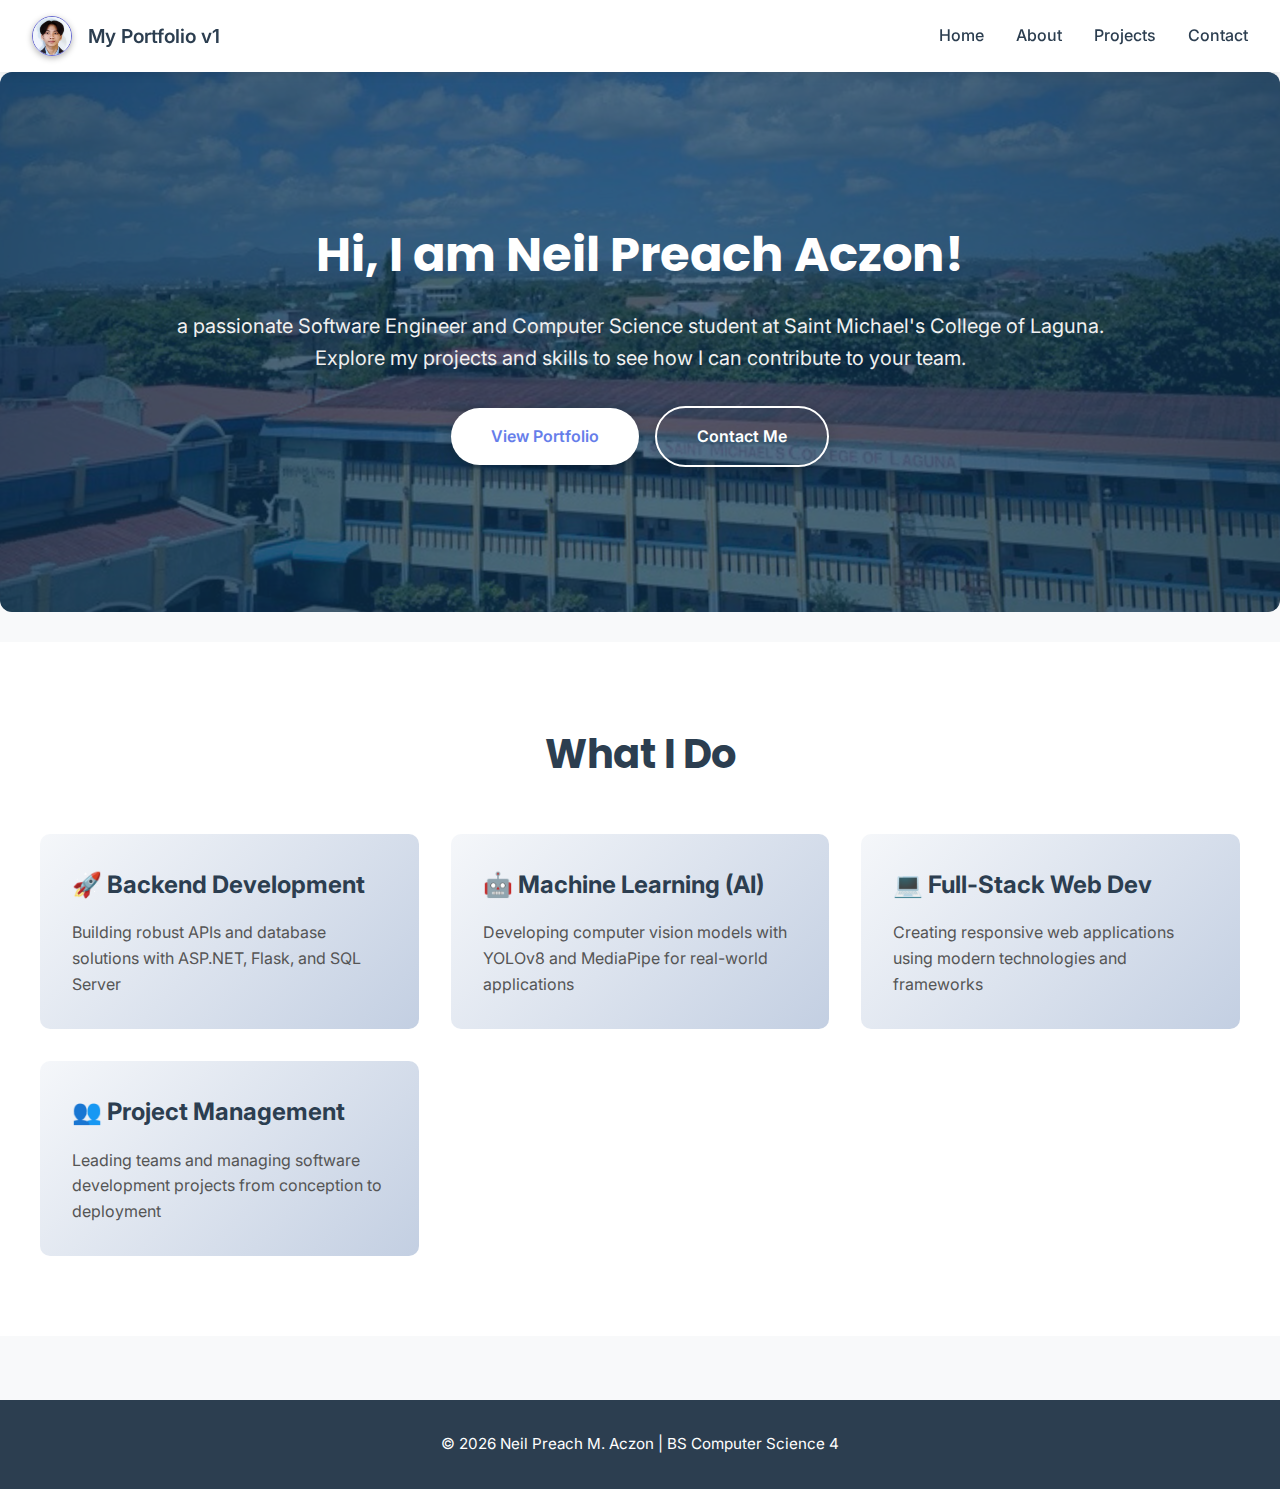
<file: index.html>
<!DOCTYPE html>
<html lang="en">
<head>
    <meta charset="UTF-8">
    <meta name="viewport" content="width=device-width, initial-scale=1.0">
    <title>Neil Preach Aczon - Portfolio</title>
    <link rel="stylesheet" href="static/css/styles.css">
    <link href="https://fonts.googleapis.com/css2?family=Inter:wght@400;500;600;700&family=Poppins:wght@600;700&display=swap" rel="stylesheet">
</head>
<body>
    <!-- Header Navigation -->
    <header>
        <nav class="navbar">
            <div class="navbar-left">
                <img src="static/images/my_logo.jpg" class="logo" alt="Neil Preach Aczon Logo">
                <span class="my-title">My Portfolio v1</span>
            </div>

            <div class="navbar-right">
                <a href="index.html">Home</a>
                <a href="portfolio.html">About</a>
                <a href="projects.html">Projects</a>
                <a href="contact.html">Contact</a>
            </div>
        </nav>
    </header>

    <!-- Main Content -->
    <main>
        <!-- Hero Section -->
        <section class="hero-banner">
            <img src="static/images/banner.png" alt="banner image" class="banner-image">
            <div class="banner-text-overlay">
                <div class="hero-content">
                    <h1 class="hero-title">Hi, I am Neil Preach Aczon!</h1>
                    <p class="hero-subtitle"> 
                        a passionate Software Engineer and Computer Science student at Saint Michael's College of Laguna.
                        <br>
                        Explore my projects and skills to see how I can contribute to your team.
                    </p>
                    <div class="hero-buttons">
                        <a href="portfolio.html" class="hero-button">View Portfolio</a>
                        <a href="contact.html" class="hero-button secondary">Contact Me</a>
                    </div>
                </div>
            </div>
        </section>

        <!-- Quick Highlights Section -->
        <section class="highlights">
            <div class="container">
                <h2>What I Do</h2>
                <div class="highlights-grid">
                    <div class="highlight-card">
                        <h3>🚀 Backend Development</h3>
                        <p>Building robust APIs and database solutions with ASP.NET, Flask, and SQL Server</p>
                    </div>
                    <div class="highlight-card">
                        <h3>🤖 Machine Learning (AI)</h3>
                        <p>Developing computer vision models with YOLOv8 and MediaPipe for real-world applications</p>
                    </div>
                    <div class="highlight-card">
                        <h3>💻 Full-Stack Web Dev</h3>
                        <p>Creating responsive web applications using modern technologies and frameworks</p>
                    </div>
                    <div class="highlight-card">
                        <h3>👥 Project Management</h3>
                        <p>Leading teams and managing software development projects from conception to deployment</p>
                    </div>
                </div>
            </div>
        </section>
    </main>

    <!-- Footer -->
    <footer>
        <p>&copy; 2026 Neil Preach M. Aczon | BS Computer Science 4</p>
    </footer>
</body>
</html>
</file>
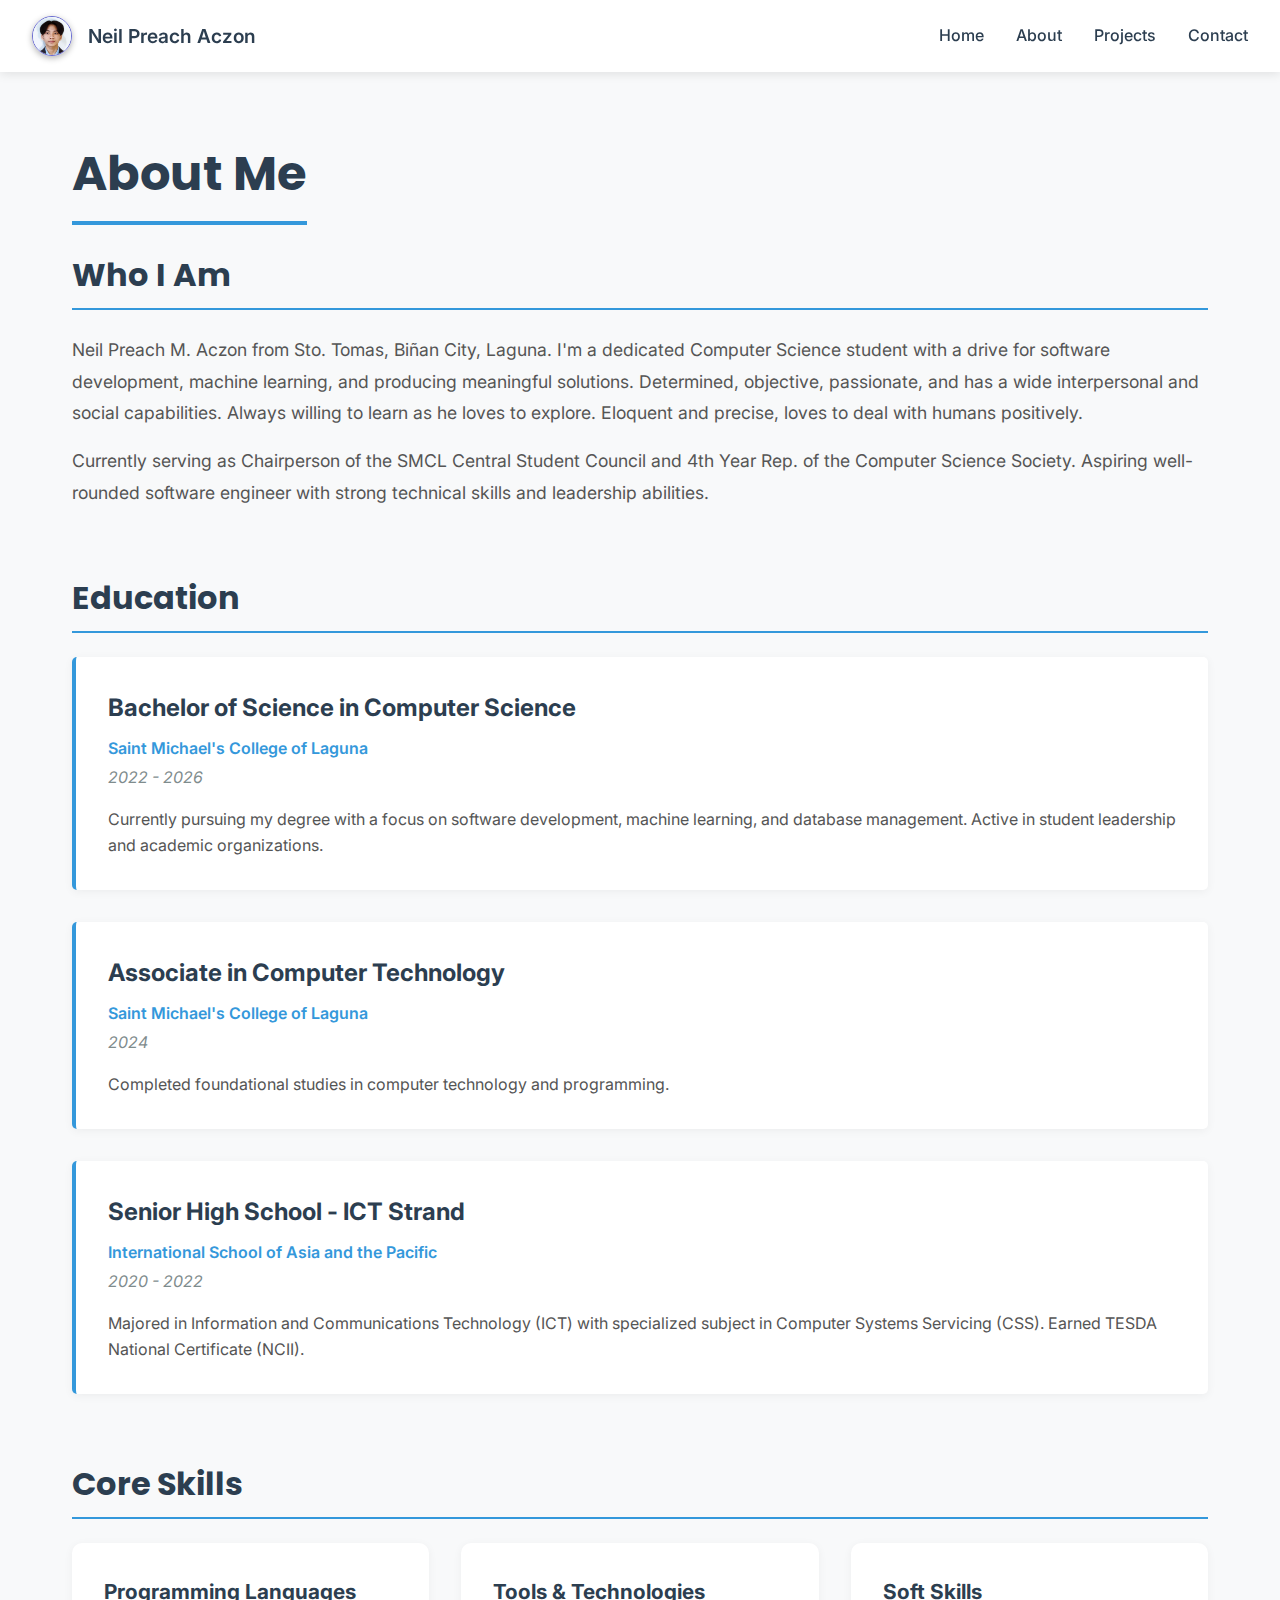
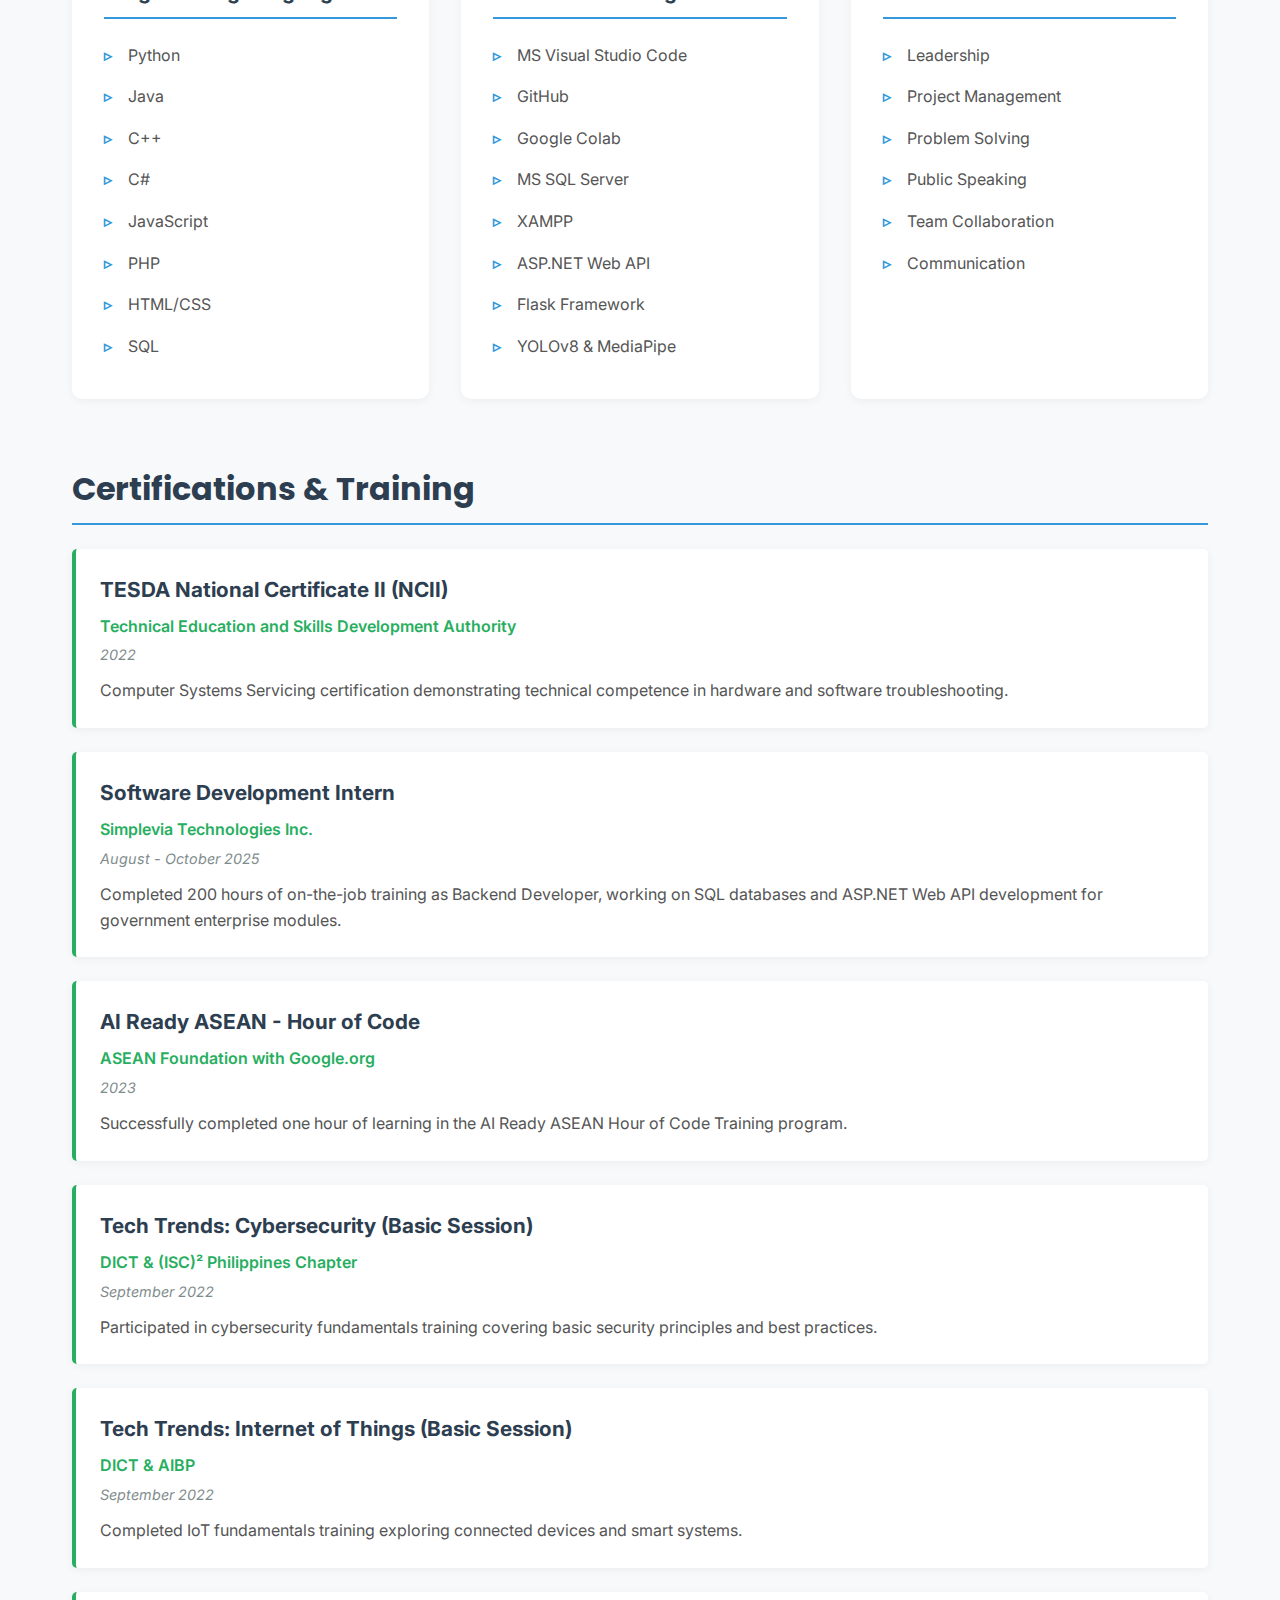
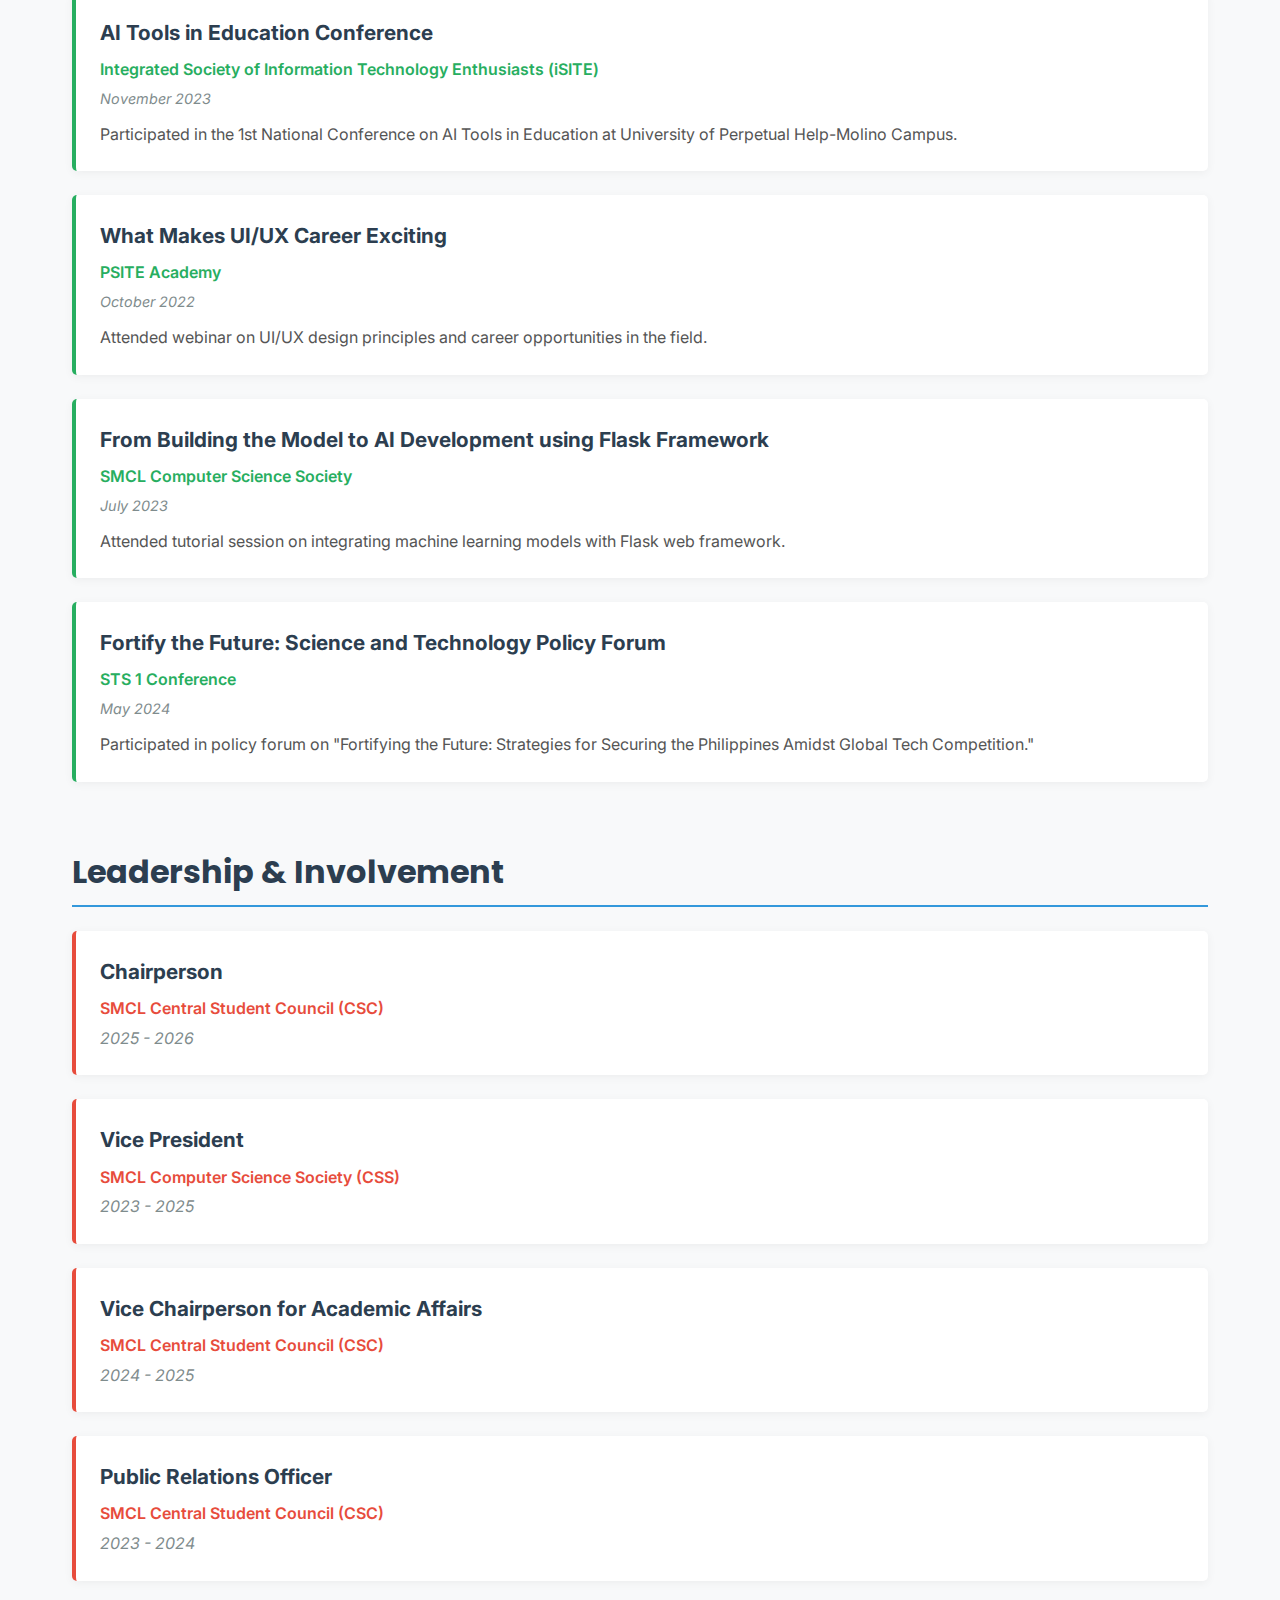
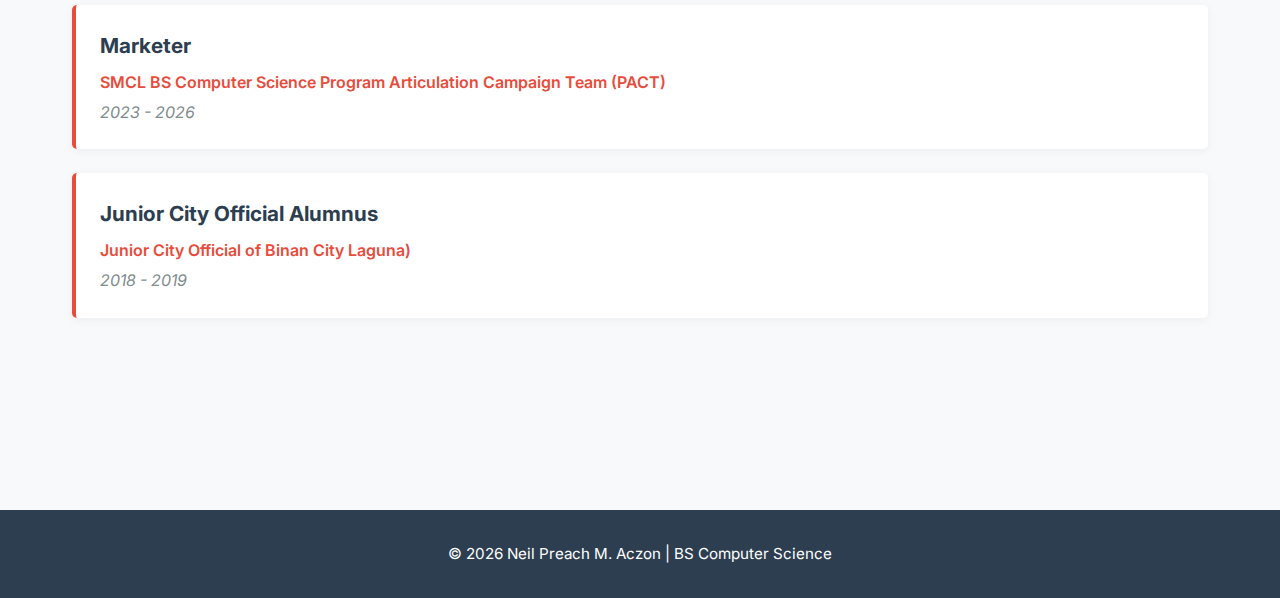
<file: portfolio.html>
<!DOCTYPE html>
<html lang="en">
<head>
    <meta charset="UTF-8">
    <meta name="viewport" content="width=device-width, initial-scale=1.0">
    <title>About - Neil Preach Aczon</title>
    <link rel="stylesheet" href="static/css/styles.css">
    <link href="https://fonts.googleapis.com/css2?family=Inter:wght@400;500;600;700&family=Poppins:wght@600;700&display=swap" rel="stylesheet">
</head>
<body>
    <!-- Header Navigation -->
    <header>
        <nav class="navbar">
            <div class="navbar-left">
                <img src="static/images/my_logo.jpg" class="logo" alt="Neil Preach Aczon Logo">
                <span class="my-title">Neil Preach Aczon</span>
            </div>

            <div class="navbar-right">
                <a href="index.html">Home</a>
                <a href="portfolio.html">About</a>
                <a href="projects.html">Projects</a>
                <a href="contact.html">Contact</a>
            </div>
        </nav>
    </header>

    <!-- Main Content -->
    <main>
        <section class="content">
            <h1>About Me</h1>
            
            <!-- About Me Section -->
            <section class="about-section">
                <h2>Who I Am</h2>
                <p>
                    Neil Preach M. Aczon from Sto. Tomas, Biñan City, Laguna. I'm a dedicated Computer Science student 
                    with a drive for software development, machine learning, and producing meaningful solutions. 
                    Determined, objective, passionate, and has a wide interpersonal and social capabilities. Always willing to learn
                    as he loves to explore. Eloquent and precise, loves to deal with humans positively. 
                </p>
                <p>
                    Currently serving as Chairperson of the SMCL Central Student Council and 4th Year Rep. of the Computer Science Society.
                    Aspiring well-rounded software engineer with strong technical skills and leadership abilities.
                </p>
            </section>

            <!-- Education Section -->
            <section class="education-section">
                <h2>Education</h2>
                
                <div class="education-item">
                    <h3>Bachelor of Science in Computer Science</h3>
                    <p class="school">Saint Michael's College of Laguna</p>
                    <p class="duration">2022 - 2026</p>
                    <p class="details">
                        Currently pursuing my degree with a focus on software development, machine learning, 
                        and database management. Active in student leadership and academic organizations.
                    </p>
                </div>

                <div class="education-item">
                    <h3>Associate in Computer Technology</h3>
                    <p class="school">Saint Michael's College of Laguna</p>
                    <p class="duration">2024</p>
                    <p class="details">
                        Completed foundational studies in computer technology and programming.
                    </p>
                </div>

                <div class="education-item">
                    <h3>Senior High School - ICT Strand</h3>
                    <p class="school">International School of Asia and the Pacific</p>
                    <p class="duration">2020 - 2022</p>
                    <p class="details">
                        Majored in Information and Communications Technology (ICT) with specialized subject 
                        in Computer Systems Servicing (CSS). Earned TESDA National Certificate (NCII).
                    </p>
                </div>
            </section>

            <!-- Skills Section -->
            <section class="skills-section">
                <h2>Core Skills</h2>
                
                <div class="skills-grid">
                    <div class="skill-category">
                        <h3>Programming Languages</h3>
                        <ul>
                            <li>Python</li>
                            <li>Java</li>
                            <li>C++</li>
                            <li>C#</li>
                            <li>JavaScript</li>
                            <li>PHP</li>
                            <li>HTML/CSS</li>
                            <li>SQL</li>
                        </ul>
                    </div>

                    <div class="skill-category">
                        <h3>Tools & Technologies</h3>
                        <ul>
                            <li>MS Visual Studio Code</li>
                            <li>GitHub</li>
                            <li>Google Colab</li>
                            <li>MS SQL Server</li>
                            <li>XAMPP</li>
                            <li>ASP.NET Web API</li>
                            <li>Flask Framework</li>
                            <li>YOLOv8 & MediaPipe</li>
                        </ul>
                    </div>

                    <div class="skill-category">
                        <h3>Soft Skills</h3>
                        <ul>
                            <li>Leadership</li>
                            <li>Project Management</li>
                            <li>Problem Solving</li>
                            <li>Public Speaking</li>
                            <li>Team Collaboration</li>
                            <li>Communication</li>
                        </ul>
                    </div>
                </div>
            </section>

            <!-- Certifications Section -->
            <section class="certifications-section">
                <h2>Certifications & Training</h2>

                <div class="cert-item">
                    <h3>TESDA National Certificate II (NCII)</h3>
                    <p class="cert-org">Technical Education and Skills Development Authority</p>
                    <p class="cert-date">2022</p>
                    <p class="cert-desc">Computer Systems Servicing certification demonstrating technical competence in hardware and software troubleshooting.</p>
                </div>

                <div class="cert-item">
                    <h3>Software Development Intern</h3>
                    <p class="cert-org">Simplevia Technologies Inc.</p>
                    <p class="cert-date">August - October 2025</p>
                    <p class="cert-desc">Completed 200 hours of on-the-job training as Backend Developer, working on SQL databases and ASP.NET Web API development for government enterprise modules.</p>
                </div>

                <div class="cert-item">
                    <h3>AI Ready ASEAN - Hour of Code</h3>
                    <p class="cert-org">ASEAN Foundation with Google.org</p>
                    <p class="cert-date">2023</p>
                    <p class="cert-desc">Successfully completed one hour of learning in the AI Ready ASEAN Hour of Code Training program.</p>
                </div>

                <div class="cert-item">
                    <h3>Tech Trends: Cybersecurity (Basic Session)</h3>
                    <p class="cert-org">DICT & (ISC)² Philippines Chapter</p>
                    <p class="cert-date">September 2022</p>
                    <p class="cert-desc">Participated in cybersecurity fundamentals training covering basic security principles and best practices.</p>
                </div>

                <div class="cert-item">
                    <h3>Tech Trends: Internet of Things (Basic Session)</h3>
                    <p class="cert-org">DICT & AIBP</p>
                    <p class="cert-date">September 2022</p>
                    <p class="cert-desc">Completed IoT fundamentals training exploring connected devices and smart systems.</p>
                </div>

                <div class="cert-item">
                    <h3>AI Tools in Education Conference</h3>
                    <p class="cert-org">Integrated Society of Information Technology Enthusiasts (iSITE)</p>
                    <p class="cert-date">November 2023</p>
                    <p class="cert-desc">Participated in the 1st National Conference on AI Tools in Education at University of Perpetual Help-Molino Campus.</p>
                </div>

                <div class="cert-item">
                    <h3>What Makes UI/UX Career Exciting</h3>
                    <p class="cert-org">PSITE Academy</p>
                    <p class="cert-date">October 2022</p>
                    <p class="cert-desc">Attended webinar on UI/UX design principles and career opportunities in the field.</p>
                </div>

                <div class="cert-item">
                    <h3>From Building the Model to AI Development using Flask Framework</h3>
                    <p class="cert-org">SMCL Computer Science Society</p>
                    <p class="cert-date">July 2023</p>
                    <p class="cert-desc">Attended tutorial session on integrating machine learning models with Flask web framework.</p>
                </div>

                <div class="cert-item">
                    <h3>Fortify the Future: Science and Technology Policy Forum</h3>
                    <p class="cert-org">STS 1 Conference</p>
                    <p class="cert-date">May 2024</p>
                    <p class="cert-desc">Participated in policy forum on "Fortifying the Future: Strategies for Securing the Philippines Amidst Global Tech Competition."</p>
                </div>
            </section>

            <!-- Leadership Section -->
            <section class="leadership-section">
                <h2>Leadership & Involvement</h2>

                <div class="leadership-item">
                    <h3>Chairperson</h3>
                    <p class="org">SMCL Central Student Council (CSC)</p>
                    <p class="duration">2025 - 2026</p>
                </div>

                <div class="leadership-item">
                    <h3>Vice President</h3>
                    <p class="org">SMCL Computer Science Society (CSS)</p>
                    <p class="duration">2023 - 2025</p>
                </div>
                
                <div class="leadership-item">
                    <h3>Vice Chairperson for Academic Affairs</h3>
                    <p class="org">SMCL Central Student Council (CSC)</p>
                    <p class="duration">2024 - 2025</p>
                </div>

                <div class="leadership-item">
                    <h3>Public Relations Officer</h3>
                    <p class="org">SMCL Central Student Council (CSC)</p>
                    <p class="duration">2023 - 2024</p>
                </div>

                <div class="leadership-item">
                    <h3>Marketer</h3>
                    <p class="org">SMCL BS Computer Science Program Articulation Campaign Team (PACT)</p>
                    <p class="duration">2023 - 2026</p>
                </div>

                <div class="leadership-item">
                    <h3>Junior City Official Alumnus</h3>
                    <p class="org">Junior City Official of Binan City Laguna)</p>
                    <p class="duration">2018 - 2019</p>
                </div>
            </section>
        </section>
    </main>

    <!-- Footer -->
    <footer>
        <p>&copy; 2026 Neil Preach M. Aczon | BS Computer Science</p>
    </footer>
</body>
</html>
</file>
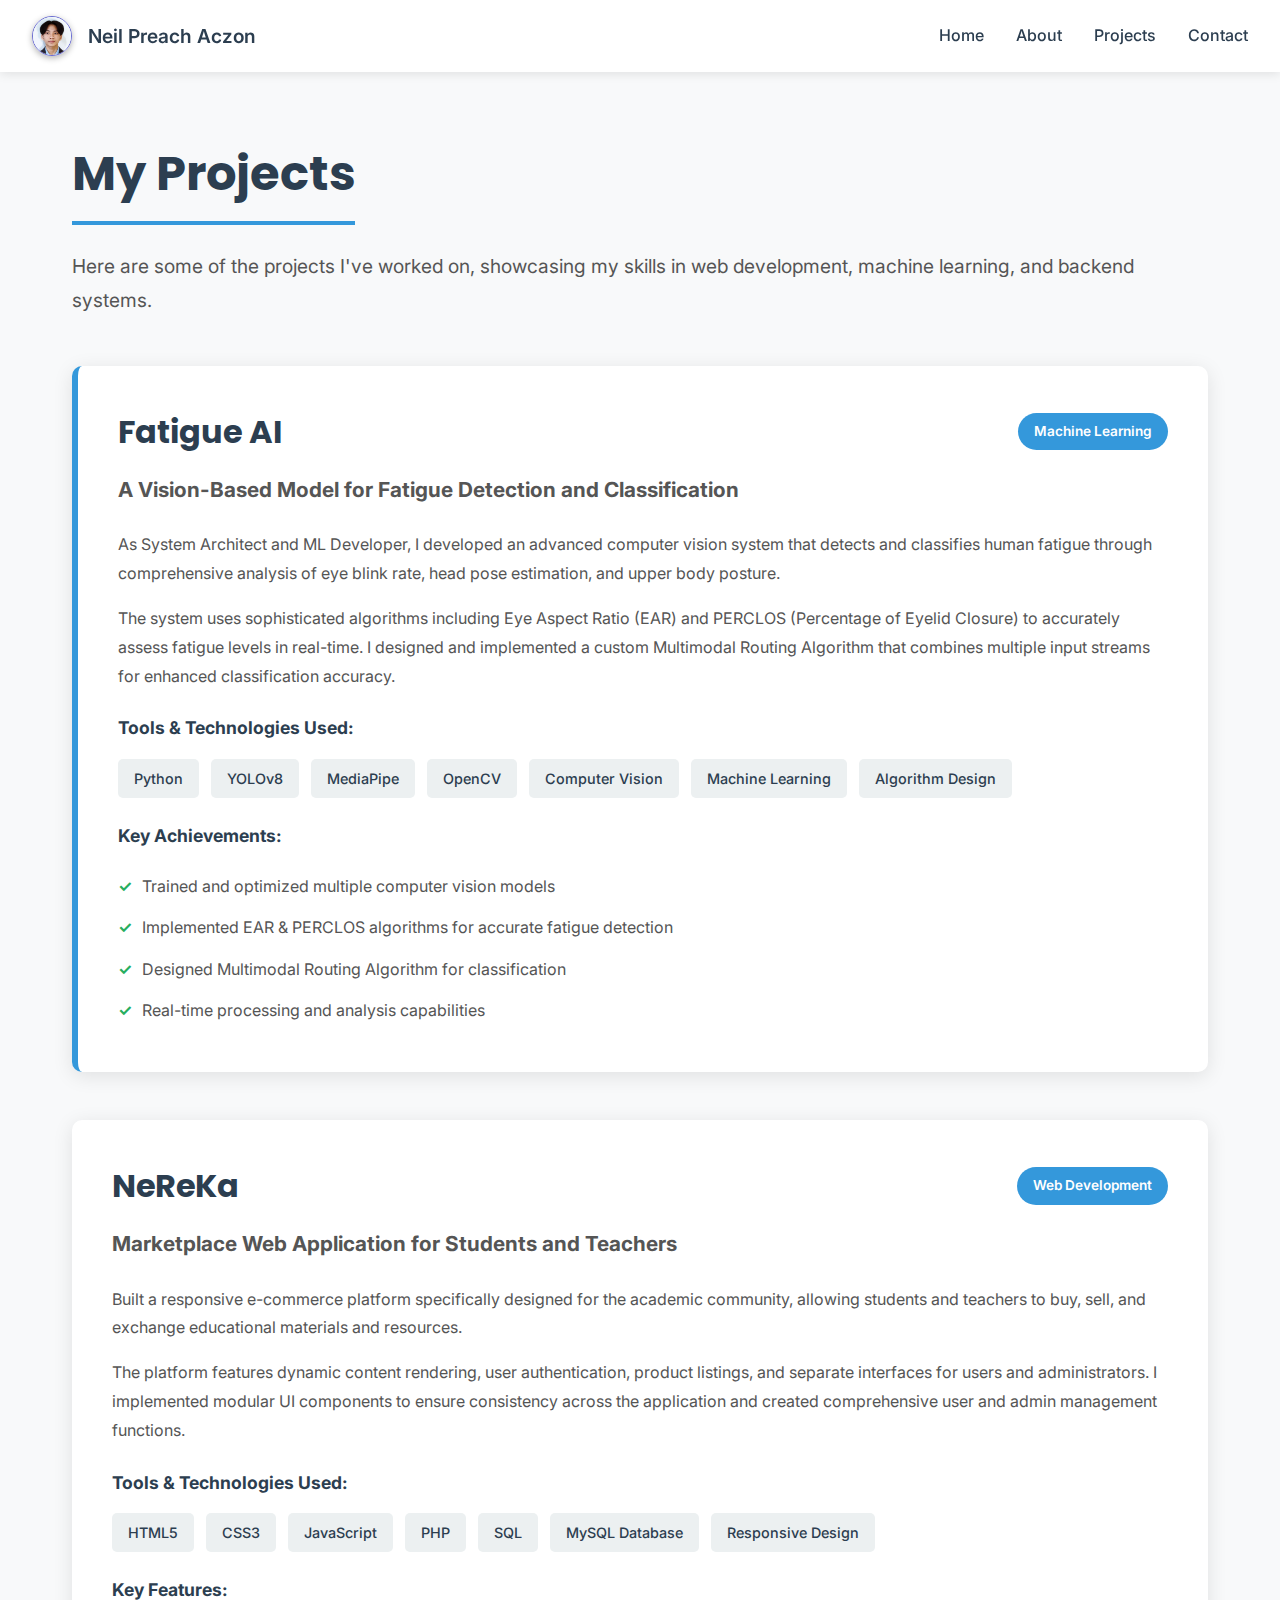
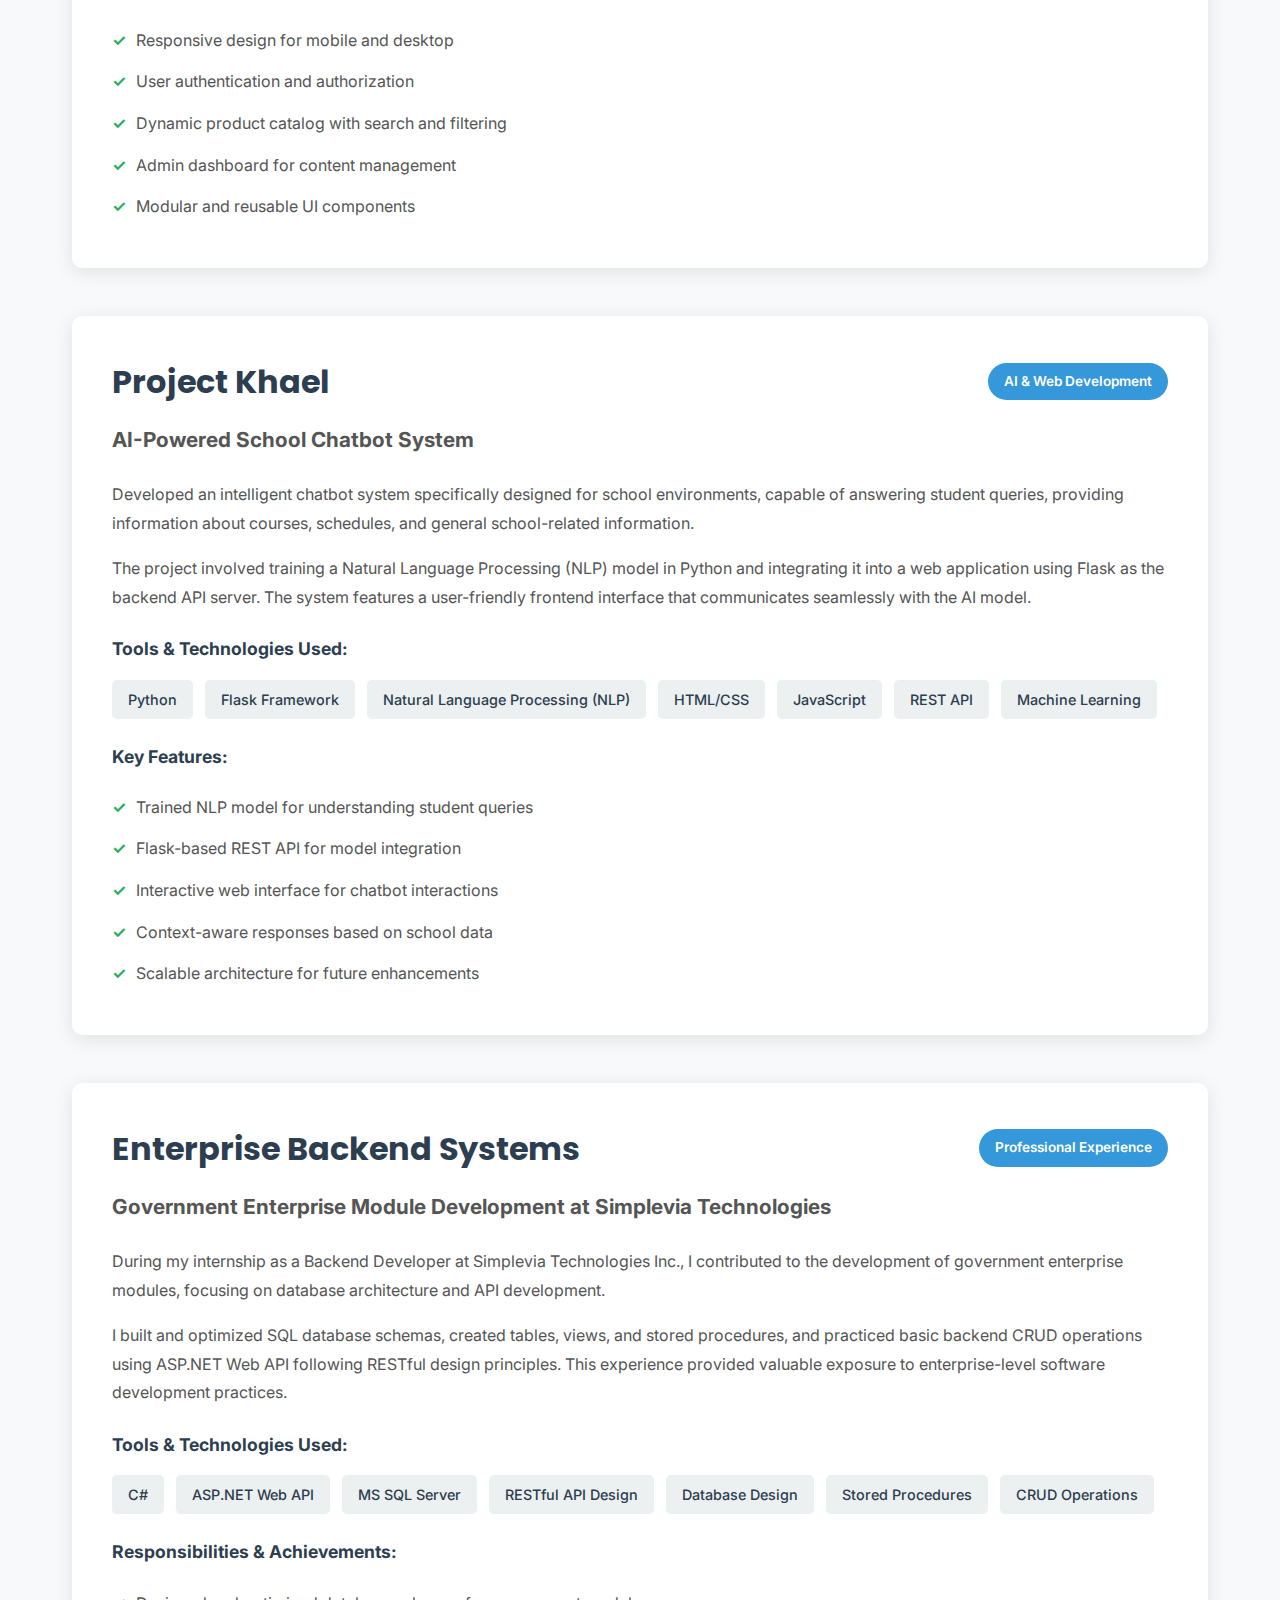
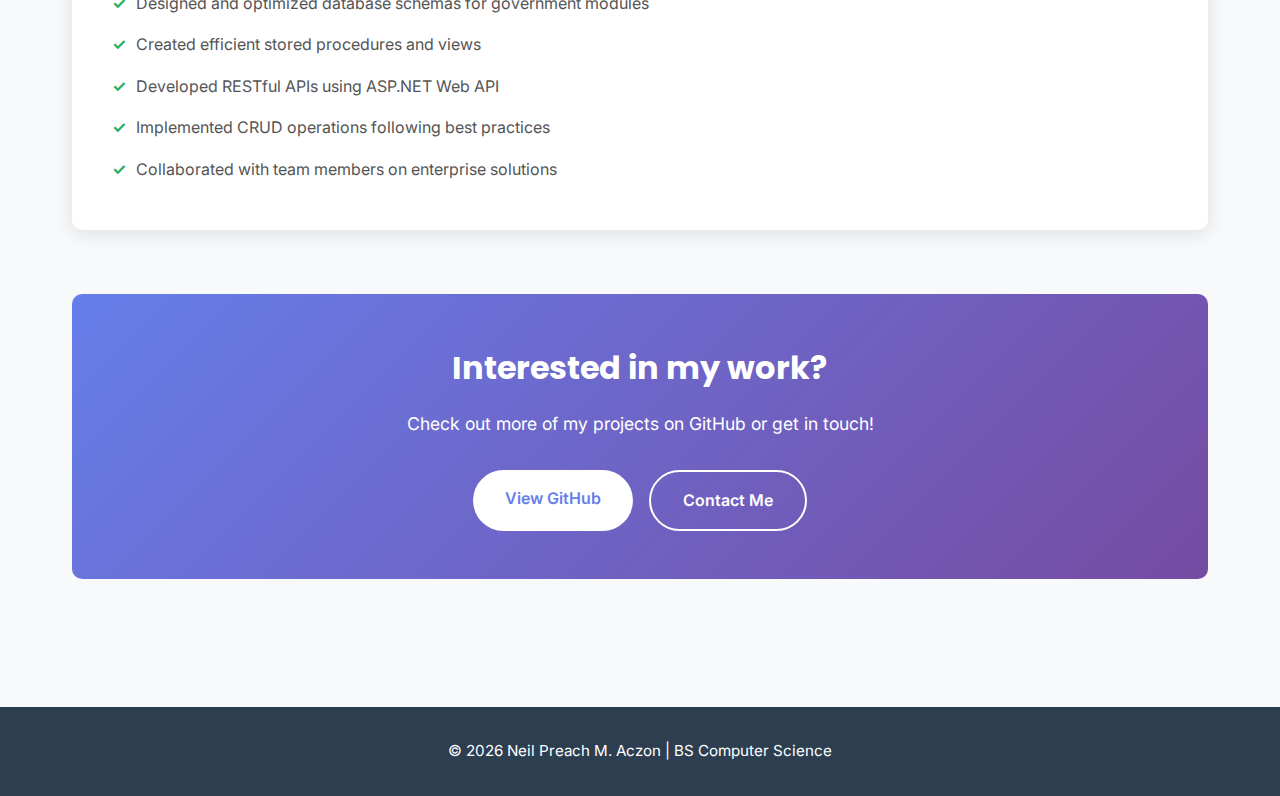
<file: projects.html>
<!DOCTYPE html>
<html lang="en">
<head>
    <meta charset="UTF-8">
    <meta name="viewport" content="width=device-width, initial-scale=1.0">
    <title>Projects - Neil Preach Aczon</title>
    <link rel="stylesheet" href="static/css/styles.css">
    <link href="https://fonts.googleapis.com/css2?family=Inter:wght@400;500;600;700&family=Poppins:wght@600;700&display=swap" rel="stylesheet">
</head>
<body>
    <!-- Header Navigation -->
    <header>
        <nav class="navbar">
            <div class="navbar-left">
                <img src="static/images/my_logo.jpg" class="logo" alt="Neil Preach Aczon Logo">
                <span class="my-title">Neil Preach Aczon</span>
            </div>

            <div class="navbar-right">
                <a href="index.html">Home</a>
                <a href="portfolio.html">About</a>
                <a href="projects.html">Projects</a>
                <a href="contact.html">Contact</a>
            </div>
        </nav>
    </header>

    <!-- Main Content -->
    <main>
        <section class="content">
            <h1>My Projects</h1>
            <p class="intro-text">
                Here are some of the projects I've worked on, showcasing my skills in web development, 
                machine learning, and backend systems.
            </p>

            <!-- Projects Grid -->
            <div class="projects-container">
                
                <!-- Project 1: Fatigue AI -->
                <article class="project-card featured">
                    <div class="project-header">
                        <h2>Fatigue AI</h2>
                        <span class="project-tag">Machine Learning</span>
                    </div>
                    
                    <h3>A Vision-Based Model for Fatigue Detection and Classification</h3>
                    
                    <div class="project-description">
                        <p>
                            As System Architect and ML Developer, I developed an advanced computer vision system 
                            that detects and classifies human fatigue through comprehensive analysis of eye blink 
                            rate, head pose estimation, and upper body posture.
                        </p>
                        <p>
                            The system uses sophisticated algorithms including Eye Aspect Ratio (EAR) and PERCLOS 
                            (Percentage of Eyelid Closure) to accurately assess fatigue levels in real-time. 
                            I designed and implemented a custom Multimodal Routing Algorithm that combines multiple 
                            input streams for enhanced classification accuracy.
                        </p>
                    </div>

                    <div class="project-tools">
                        <h4>Tools & Technologies Used:</h4>
                        <ul class="tools-list">
                            <li>Python</li>
                            <li>YOLOv8</li>
                            <li>MediaPipe</li>
                            <li>OpenCV</li>
                            <li>Computer Vision</li>
                            <li>Machine Learning</li>
                            <li>Algorithm Design</li>
                        </ul>
                    </div>

                    <div class="project-highlights">
                        <h4>Key Achievements:</h4>
                        <ul>
                            <li>Trained and optimized multiple computer vision models</li>
                            <li>Implemented EAR & PERCLOS algorithms for accurate fatigue detection</li>
                            <li>Designed Multimodal Routing Algorithm for classification</li>
                            <li>Real-time processing and analysis capabilities</li>
                        </ul>
                    </div>
                </article>

                <!-- Project 2: NeReKa Marketplace -->
                <article class="project-card">
                    <div class="project-header">
                        <h2>NeReKa</h2>
                        <span class="project-tag">Web Development</span>
                    </div>
                    
                    <h3>Marketplace Web Application for Students and Teachers</h3>
                    
                    <div class="project-description">
                        <p>
                            Built a responsive e-commerce platform specifically designed for the academic community, 
                            allowing students and teachers to buy, sell, and exchange educational materials and resources.
                        </p>
                        <p>
                            The platform features dynamic content rendering, user authentication, product listings, 
                            and separate interfaces for users and administrators. I implemented modular UI components 
                            to ensure consistency across the application and created comprehensive user and admin 
                            management functions.
                        </p>
                    </div>

                    <div class="project-tools">
                        <h4>Tools & Technologies Used:</h4>
                        <ul class="tools-list">
                            <li>HTML5</li>
                            <li>CSS3</li>
                            <li>JavaScript</li>
                            <li>PHP</li>
                            <li>SQL</li>
                            <li>MySQL Database</li>
                            <li>Responsive Design</li>
                        </ul>
                    </div>

                    <div class="project-highlights">
                        <h4>Key Features:</h4>
                        <ul>
                            <li>Responsive design for mobile and desktop</li>
                            <li>User authentication and authorization</li>
                            <li>Dynamic product catalog with search and filtering</li>
                            <li>Admin dashboard for content management</li>
                            <li>Modular and reusable UI components</li>
                        </ul>
                    </div>
                </article>

                <!-- Project 3: Project Khael -->
                <article class="project-card">
                    <div class="project-header">
                        <h2>Project Khael</h2>
                        <span class="project-tag">AI & Web Development</span>
                    </div>
                    
                    <h3>AI-Powered School Chatbot System</h3>
                    
                    <div class="project-description">
                        <p>
                            Developed an intelligent chatbot system specifically designed for school environments, 
                            capable of answering student queries, providing information about courses, schedules, 
                            and general school-related information.
                        </p>
                        <p>
                            The project involved training a Natural Language Processing (NLP) model in Python and 
                            integrating it into a web application using Flask as the backend API server. The system 
                            features a user-friendly frontend interface that communicates seamlessly with the AI model.
                        </p>
                    </div>

                    <div class="project-tools">
                        <h4>Tools & Technologies Used:</h4>
                        <ul class="tools-list">
                            <li>Python</li>
                            <li>Flask Framework</li>
                            <li>Natural Language Processing (NLP)</li>
                            <li>HTML/CSS</li>
                            <li>JavaScript</li>
                            <li>REST API</li>
                            <li>Machine Learning</li>
                        </ul>
                    </div>

                    <div class="project-highlights">
                        <h4>Key Features:</h4>
                        <ul>
                            <li>Trained NLP model for understanding student queries</li>
                            <li>Flask-based REST API for model integration</li>
                            <li>Interactive web interface for chatbot interactions</li>
                            <li>Context-aware responses based on school data</li>
                            <li>Scalable architecture for future enhancements</li>
                        </ul>
                    </div>
                </article>

                <!-- Project 4: Backend Development Internship Projects -->
                <article class="project-card">
                    <div class="project-header">
                        <h2>Enterprise Backend Systems</h2>
                        <span class="project-tag">Professional Experience</span>
                    </div>
                    
                    <h3>Government Enterprise Module Development at Simplevia Technologies</h3>
                    
                    <div class="project-description">
                        <p>
                            During my internship as a Backend Developer at Simplevia Technologies Inc., I contributed 
                            to the development of government enterprise modules, focusing on database architecture 
                            and API development.
                        </p>
                        <p>
                            I built and optimized SQL database schemas, created tables, views, and stored procedures, 
                            and practiced basic backend CRUD operations using ASP.NET Web API following RESTful 
                            design principles. This experience provided valuable exposure to enterprise-level 
                            software development practices.
                        </p>
                    </div>

                    <div class="project-tools">
                        <h4>Tools & Technologies Used:</h4>
                        <ul class="tools-list">
                            <li>C#</li>
                            <li>ASP.NET Web API</li>
                            <li>MS SQL Server</li>
                            <li>RESTful API Design</li>
                            <li>Database Design</li>
                            <li>Stored Procedures</li>
                            <li>CRUD Operations</li>
                        </ul>
                    </div>

                    <div class="project-highlights">
                        <h4>Responsibilities & Achievements:</h4>
                        <ul>
                            <li>Designed and optimized database schemas for government modules</li>
                            <li>Created efficient stored procedures and views</li>
                            <li>Developed RESTful APIs using ASP.NET Web API</li>
                            <li>Implemented CRUD operations following best practices</li>
                            <li>Collaborated with team members on enterprise solutions</li>
                        </ul>
                    </div>
                </article>

            </div>

            <!-- Call to Action -->
            <section class="cta-section">
                <h2>Interested in my work?</h2>
                <p>Check out more of my projects on GitHub or get in touch!</p>
                <div class="cta-buttons">
                    <a href="https://github.com/purijudesu" target="_blank" class="cta-button">View GitHub</a>
                    <a href="contact.html" class="cta-button secondary">Contact Me</a>
                </div>
            </section>
        </section>
    </main>

    <!-- Footer -->
    <footer>
        <p>&copy; 2026 Neil Preach M. Aczon | BS Computer Science</p>
    </footer>
</body>
</html>
</file>
<file: static/css/styles.css>
/* ========================================
   RESET AND BASE STYLES
   ======================================== */
* {
    margin: 0;
    padding: 0;
    box-sizing: border-box;
}

html {
    scroll-behavior: smooth;
}

body {
    font-family: 'Inter', -apple-system, BlinkMacSystemFont, 'Segoe UI', sans-serif;
    line-height: 1.6;
    color: #2c3e50;
    background-color: #f8f9fa;
}

/* ========================================
   NAVIGATION BAR
   ======================================== */
header {
    position: sticky;
    top: 0;
    z-index: 1000;
    background-color: #ffffff;
    box-shadow: 0 2px 10px rgba(0, 0, 0, 0.1);
}

.navbar {
    display: flex;
    justify-content: space-between;
    align-items: center;
    padding: 1rem 2rem;
    max-width: 1400px;
    margin: 0 auto;
}

.navbar-left {
    display: flex;
    align-items: center;
    gap: 1rem;
}

.logo {
    height: 40px;
    width: auto;
    border-radius: 50%;    /* makes it circular */
    object-fit: cover;     /* ensures the image fills the circle without stretching */
    border: 1px solid #6a6cd1; /* optional: white border around circle */
    box-shadow: 0 2px 6px rgba(0,0,0,0.3); /* optional: subtle shadow */
}

.my-title {
    font-weight: 600;
    font-size: 1.2rem;
    color: #2c3e50;
}

.navbar-right {
    display: flex;
    gap: 2rem;
}

.navbar-right a {
    text-decoration: none;
    color: #2c3e50;
    font-weight: 500;
    transition: color 0.3s ease;
    position: relative;
}

.navbar-right a::after {
    content: '';
    position: absolute;
    bottom: -5px;
    left: 0;
    width: 0;
    height: 2px;
    background-color: #3498db;
    transition: width 0.3s ease;
}

.navbar-right a:hover {
    color: #3498db;
}

.navbar-right a:hover::after {
    width: 100%;
}

/* ========================================
   HERO BANNER
   ======================================== */
/* Hero Banner as Image with Overlay */
.hero-banner {
    position: relative;
    width: 100%;
    height: 60vh; /* instead of fixed 500px, use viewport height */
    min-height: 350px; /* ensure it doesn’t get too small */
    border-radius: 12px;
    overflow: hidden;
    margin-bottom: 30px;
}

/* Image fits perfectly */
.banner-image {
    width: 100%;
    height: 100%;
    object-fit: cover;
    display: block;
    border-radius: 12px; /* match hero banner radius */
}

/* Overlay for text */
.banner-text-overlay {
    position: absolute;
    top: 0;
    left: 0;
    right: 0;
    bottom: 0;
    background-color: rgba(13, 53, 85, 0.7); /* semi-transparent overlay */
    display: flex;
    align-items: center;
    justify-content: center;
    pointer-events: none;
    padding: 2rem;
}

/* Hero content inside overlay */
.hero-content {
    text-align: center;
    max-width: 90%; /* reduce max-width for small screens */
    z-index: 1;
    pointer-events: auto; /* allow clicking buttons */
    padding: 1rem; /* add some padding inside the overlay */
}

/* Titles and text */
.hero-title {
    font-family: 'Poppins', sans-serif;
    font-size: 3rem;
    font-weight: 700;
    color: #ffffff;
    margin-bottom: 1rem;
}

.hero-subtitle {
    font-size: 1.25rem;
    color: #f0f0f0;
    margin-bottom: 2rem;
    line-height: 1.6;
}

/* Buttons */
.hero-buttons {
    display: flex;
    gap: 1rem;
    justify-content: center;
    align-items: center;
    flex-wrap: wrap;
}

.hero-button {
    padding: 1rem 2.5rem;
    background-color: #ffffff;
    color: #667eea;
    text-decoration: none;
    border-radius: 50px;
    font-weight: 600;
    font-size: 1rem;
    transition: all 0.3s ease;
    box-shadow: 0 4px 15px rgba(0, 0, 0, 0.2);
    white-space: nowrap; /*prevents text wrapping */
}

.hero-button:hover {
    transform: translateY(-3px);
    box-shadow: 0 6px 20px rgba(0, 0, 0, 0.3);
}

.hero-button.secondary {
    background-color: transparent;
    color: #ffffff;
    border: 2px solid #ffffff;
}

.hero-button.secondary:hover {
    background-color: #ffffff;
    color: #667eea;
}

/* ========================================
   HIGHLIGHTS SECTION
   ======================================== */
.highlights {
    padding: 5rem 2rem;
    background-color: #ffffff;
}

.container {
    max-width: 1200px;
    margin: 0 auto;
}

.highlights h2 {
    text-align: center;
    font-family: 'Poppins', sans-serif;
    font-size: 2.5rem;
    margin-bottom: 3rem;
    color: #2c3e50;
}

.highlights-grid {
    display: grid;
    grid-template-columns: repeat(auto-fit, minmax(300px, 1fr));
    gap: 2rem;
}

.highlight-card {
    padding: 2rem;
    background: linear-gradient(135deg, #f5f7fa 0%, #c3cfe2 100%);
    border-radius: 10px;
    transition: transform 0.3s ease, box-shadow 0.3s ease;
}

.highlight-card:hover {
    transform: translateY(-5px);
    box-shadow: 0 10px 30px rgba(0, 0, 0, 0.15);
}

.highlight-card h3 {
    font-size: 1.5rem;
    margin-bottom: 1rem;
    color: #2c3e50;
}

.highlight-card p {
    color: #555;
    line-height: 1.6;
}

/* ========================================
   CONTENT SECTIONS
   ======================================== */
main {
    min-height: calc(100vh - 200px);
}

.content {
    max-width: 1200px;
    margin: 0 auto;
    padding: 4rem 2rem;
}

.content h1 {
    font-family: 'Poppins', sans-serif;
    font-size: 3rem;
    margin-bottom: 1.5rem;
    color: #2c3e50;
    border-bottom: 4px solid #3498db;
    display: inline-block;
    padding-bottom: 0.5rem;
}

.intro-text {
    font-size: 1.2rem;
    color: #555;
    margin-bottom: 3rem;
    line-height: 1.8;
}

/* ========================================
   ABOUT / PORTFOLIO PAGE
   ======================================== */
.about-section,
.education-section,
.skills-section,
.certifications-section,
.leadership-section {
    margin-bottom: 4rem;
}

.about-section h2,
.education-section h2,
.skills-section h2,
.certifications-section h2,
.leadership-section h2 {
    font-family: 'Poppins', sans-serif;
    font-size: 2rem;
    color: #2c3e50;
    margin-bottom: 1.5rem;
    padding-bottom: 0.5rem;
    border-bottom: 2px solid #3498db;
}

.about-section p {
    font-size: 1.1rem;
    line-height: 1.8;
    color: #555;
    margin-bottom: 1rem;
}

/* Education Items */
.education-item {
    background-color: #ffffff;
    padding: 2rem;
    margin-bottom: 2rem;
    border-left: 4px solid #3498db;
    box-shadow: 0 2px 10px rgba(0, 0, 0, 0.05);
    border-radius: 5px;
}

.education-item h3 {
    font-size: 1.5rem;
    color: #2c3e50;
    margin-bottom: 0.5rem;
}

.education-item .school {
    font-weight: 600;
    color: #3498db;
    margin-bottom: 0.25rem;
}

.education-item .duration {
    color: #7f8c8d;
    font-style: italic;
    margin-bottom: 1rem;
}

.education-item .details {
    color: #555;
    line-height: 1.6;
}

/* Skills Grid */
.skills-grid {
    display: grid;
    grid-template-columns: repeat(auto-fit, minmax(300px, 1fr));
    gap: 2rem;
}

.skill-category {
    background-color: #ffffff;
    padding: 2rem;
    border-radius: 10px;
    box-shadow: 0 2px 10px rgba(0, 0, 0, 0.05);
}

.skill-category h3 {
    font-size: 1.3rem;
    color: #2c3e50;
    margin-bottom: 1rem;
    padding-bottom: 0.5rem;
    border-bottom: 2px solid #3498db;
}

.skill-category ul {
    list-style: none;
}

.skill-category li {
    padding: 0.5rem 0;
    color: #555;
    position: relative;
    padding-left: 1.5rem;
}

.skill-category li::before {
    content: '▹';
    position: absolute;
    left: 0;
    color: #3498db;
    font-weight: bold;
}

/* Certifications */
.cert-item {
    background-color: #ffffff;
    padding: 1.5rem;
    margin-bottom: 1.5rem;
    border-left: 4px solid #27ae60;
    box-shadow: 0 2px 10px rgba(0, 0, 0, 0.05);
    border-radius: 5px;
}

.cert-item h3 {
    font-size: 1.3rem;
    color: #2c3e50;
    margin-bottom: 0.5rem;
}

.cert-item .cert-org {
    font-weight: 600;
    color: #27ae60;
    margin-bottom: 0.25rem;
}

.cert-item .cert-date {
    color: #7f8c8d;
    font-style: italic;
    margin-bottom: 0.75rem;
    font-size: 0.9rem;
}

.cert-item .cert-desc {
    color: #555;
    line-height: 1.6;
}

/* Leadership */
.leadership-item {
    background-color: #ffffff;
    padding: 1.5rem;
    margin-bottom: 1.5rem;
    border-left: 4px solid #e74c3c;
    box-shadow: 0 2px 10px rgba(0, 0, 0, 0.05);
    border-radius: 5px;
}

.leadership-item h3 {
    font-size: 1.3rem;
    color: #2c3e50;
    margin-bottom: 0.5rem;
}

.leadership-item .org {
    font-weight: 600;
    color: #e74c3c;
    margin-bottom: 0.25rem;
}

.leadership-item .duration {
    color: #7f8c8d;
    font-style: italic;
}

/* ========================================
   PROJECTS PAGE
   ======================================== */
.projects-container {
    display: flex;
    flex-direction: column;
    gap: 3rem;
}

.project-card {
    background-color: #ffffff;
    padding: 2.5rem;
    border-radius: 10px;
    box-shadow: 0 4px 20px rgba(0, 0, 0, 0.1);
    transition: transform 0.3s ease, box-shadow 0.3s ease;
}

.project-card:hover {
    transform: translateY(-5px);
    box-shadow: 0 8px 30px rgba(0, 0, 0, 0.15);
}

.project-card.featured {
    border-left: 6px solid #3498db;
}

.project-header {
    display: flex;
    justify-content: space-between;
    align-items: center;
    margin-bottom: 1rem;
    flex-wrap: wrap;
    gap: 1rem;
}

.project-header h2 {
    font-family: 'Poppins', sans-serif;
    font-size: 2rem;
    color: #2c3e50;
    margin: 0;
}

.project-tag {
    background-color: #3498db;
    color: #ffffff;
    padding: 0.5rem 1rem;
    border-radius: 20px;
    font-size: 0.85rem;
    font-weight: 600;
}

.project-card h3 {
    font-size: 1.3rem;
    color: #555;
    margin-bottom: 1.5rem;
}

.project-description p {
    color: #555;
    line-height: 1.8;
    margin-bottom: 1rem;
}

.project-tools,
.project-highlights {
    margin-top: 1.5rem;
}

.project-tools h4,
.project-highlights h4 {
    font-size: 1.1rem;
    color: #2c3e50;
    margin-bottom: 1rem;
}

.tools-list {
    display: flex;
    flex-wrap: wrap;
    gap: 0.75rem;
    list-style: none;
}

.tools-list li {
    background-color: #ecf0f1;
    padding: 0.5rem 1rem;
    border-radius: 5px;
    font-size: 0.9rem;
    color: #2c3e50;
    font-weight: 500;
}

.project-highlights ul {
    list-style: none;
    padding-left: 0;
}

.project-highlights li {
    padding: 0.5rem 0;
    color: #555;
    position: relative;
    padding-left: 1.5rem;
}

.project-highlights li::before {
    content: '✓';
    position: absolute;
    left: 0;
    color: #27ae60;
    font-weight: bold;
}

/* CTA Section */
.cta-section {
    text-align: center;
    padding: 3rem 2rem;
    background: linear-gradient(135deg, #667eea 0%, #764ba2 100%);
    border-radius: 10px;
    margin-top: 4rem;
    color: #ffffff;
}

.cta-section h2 {
    font-family: 'Poppins', sans-serif;
    font-size: 2rem;
    margin-bottom: 1rem;
}

.cta-section p {
    font-size: 1.1rem;
    margin-bottom: 2rem;
}

.cta-buttons {
    display: flex;
    gap: 1rem;
    justify-content: center;
    flex-wrap: wrap;
}

.cta-button {
    padding: 1rem 2rem;
    background-color: #ffffff;
    color: #667eea;
    text-decoration: none;
    border-radius: 50px;
    font-weight: 600;
    transition: all 0.3s ease;
}

.cta-button:hover {
    transform: translateY(-3px);
    box-shadow: 0 6px 20px rgba(0, 0, 0, 0.3);
}

.cta-button.secondary {
    background-color: transparent;
    color: #ffffff;
    border: 2px solid #ffffff;
}

.cta-button.secondary:hover {
    background-color: #ffffff;
    color: #667eea;
}

/* ========================================
   CONTACT PAGE
   ======================================== */
.contact-container {
    display: grid;
    grid-template-columns: 1fr 2fr;
    gap: 3rem;
    margin-top: 2rem;
}

.contact-info {
    background-color: #ffffff;
    padding: 2rem;
    border-radius: 10px;
    box-shadow: 0 2px 10px rgba(0, 0, 0, 0.05);
    height: fit-content;
}

.contact-info h2 {
    font-family: 'Poppins', sans-serif;
    font-size: 1.8rem;
    color: #2c3e50;
    margin-bottom: 2rem;
    padding-bottom: 0.5rem;
    border-bottom: 2px solid #3498db;
}

.contact-item {
    margin-bottom: 1.5rem;
}

.contact-item h3 {
    font-size: 1.1rem;
    color: #2c3e50;
    margin-bottom: 0.5rem;
}

.contact-item p,
.contact-item a {
    color: #555;
    text-decoration: none;
}

.contact-item a:hover {
    color: #3498db;
}

.social-links {
    margin-top: 2rem;
    padding-top: 2rem;
    border-top: 1px solid #ecf0f1;
}

.social-links h3 {
    font-size: 1.1rem;
    color: #2c3e50;
    margin-bottom: 1rem;
}

.social-icons {
    display: flex;
    gap: 1rem;
    flex-wrap: wrap;
}

.social-link {
    padding: 0.75rem 1.5rem;
    background-color: #3498db;
    color: #ffffff;
    text-decoration: none;
    border-radius: 5px;
    font-weight: 500;
    transition: all 0.3s ease;
}

.social-link:hover {
    background-color: #2980b9;
    transform: translateY(-2px);
}

/* Inquiry Form */
.inquiry-form {
    background-color: #ffffff;
    padding: 2rem;
    border-radius: 10px;
    box-shadow: 0 2px 10px rgba(0, 0, 0, 0.05);
}

.inquiry-form h2 {
    font-family: 'Poppins', sans-serif;
    font-size: 1.8rem;
    color: #2c3e50;
    margin-bottom: 1rem;
}

.inquiry-form > p {
    color: #555;
    margin-bottom: 2rem;
}

.form-group {
    margin-bottom: 1.5rem;
}

.form-group label {
    display: block;
    font-weight: 600;
    color: #2c3e50;
    margin-bottom: 0.5rem;
}

.form-group input,
.form-group textarea,
.form-group select {
    width: 100%;
    padding: 0.75rem;
    border: 2px solid #ecf0f1;
    border-radius: 5px;
    font-family: 'Inter', sans-serif;
    font-size: 1rem;
    transition: border-color 0.3s ease;
}

.form-group input:focus,
.form-group textarea:focus,
.form-group select:focus {
    outline: none;
    border-color: #3498db;
}

.form-group textarea {
    resize: vertical;
    min-height: 150px;
}

.submit-button {
    width: 100%;
    padding: 1rem;
    background-color: #3498db;
    color: #ffffff;
    border: none;
    border-radius: 5px;
    font-size: 1rem;
    font-weight: 600;
    cursor: pointer;
    transition: all 0.3s ease;
}

.submit-button:hover {
    background-color: #2980b9;
    transform: translateY(-2px);
    box-shadow: 0 4px 15px rgba(52, 152, 219, 0.3);
}

.submit-button:disabled {
    background-color: #95a5a6;
    cursor: not-allowed;
    transform: none;
}

.form-response {
    margin-top: 1.5rem;
    padding: 1rem;
    border-radius: 5px;
    display: none;
}

.form-response.success {
    background-color: #d4edda;
    color: #155724;
    border: 1px solid #c3e6cb;
}

.form-response.error {
    background-color: #f8d7da;
    color: #721c24;
    border: 1px solid #f5c6cb;
}

.char-counter {
    text-align: right;
    font-size: 0.85rem;
    margin-top: 0.25rem;
    color: #7f8c8d;
}

/* ========================================
   FOOTER
   ======================================== */
footer {
    background-color: #2c3e50;
    color: #ffffff;
    text-align: center;
    padding: 2rem;
    margin-top: 4rem;
}

footer p {
    margin: 0;
    font-size: 0.95rem;
}

/* ========================================
   ANIMATIONS
   ======================================== */
@keyframes fadeInUp {
    from {
        opacity: 0;
        transform: translateY(30px);
    }
    to {
        opacity: 1;
        transform: translateY(0);
    }
}

/* ========================================
   RESPONSIVE DESIGN
   ======================================== */
@media (max-width: 768px) {
    .banner-text-overlay {
        padding: 1rem;
    }
    .navbar {
        flex-direction: column;
        gap: 1rem;
    }
    
    .navbar-right {
        gap: 1rem;
    }
    
    .hero-title {
        font-size: 2.2rem;
    }
    
    .hero-subtitle {
        font-size: 1rem;
    }
    .hero-buttons {
        flex-direction: row; /* Keep side by side */
        gap: 0.75rem; /* vertical spacing between buttons */
    }
    .hero-button {
        padding: 0.9rem 1.8rem; /* Slightly smaller */
    }
    .content h1 {
        font-size: 2.5rem;
    }
    
    .highlights-grid,
    .skills-grid {
        grid-template-columns: 1fr;
    }
    
    .contact-container {
        grid-template-columns: 1fr;
    }
    
    .project-header {
        flex-direction: column;
        align-items: flex-start;
    }
}

@media (max-width: 480px) {
    .banner-text-overlay {
        padding: 0.5rem;
    }
    .hero-title {
        font-size: 1.8rem;
    }
    .hero-subtitle {
        font-size: 0.95rem;
    }
    
    .navbar-right {
        flex-wrap: wrap;
        justify-content: center;
    }
    
    .hero-buttons {
        flex-direction: column;
        gap: 0.75rem;
    }
    
    .hero-button {
        width: 100%;
        max-width: 280px;
        margin: 0 auto;
        text-align: center;
    }
}
</file>
